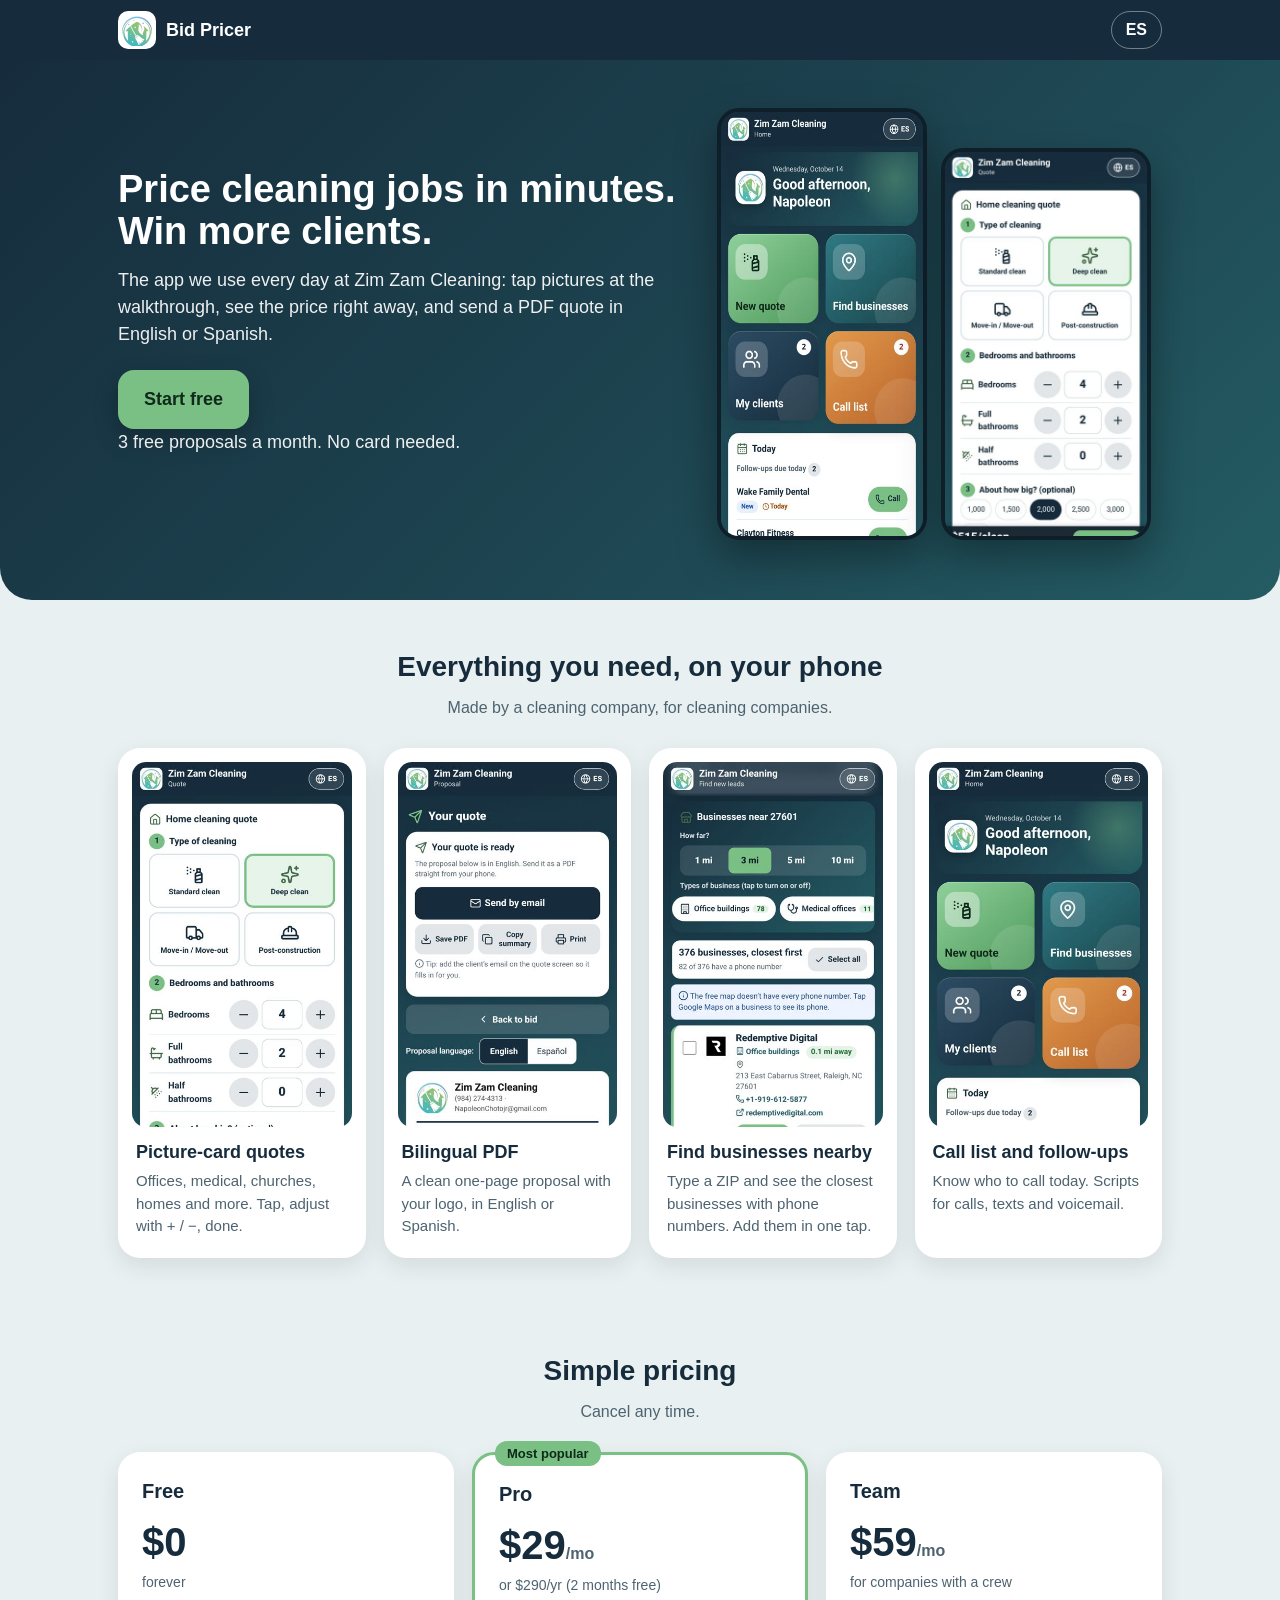
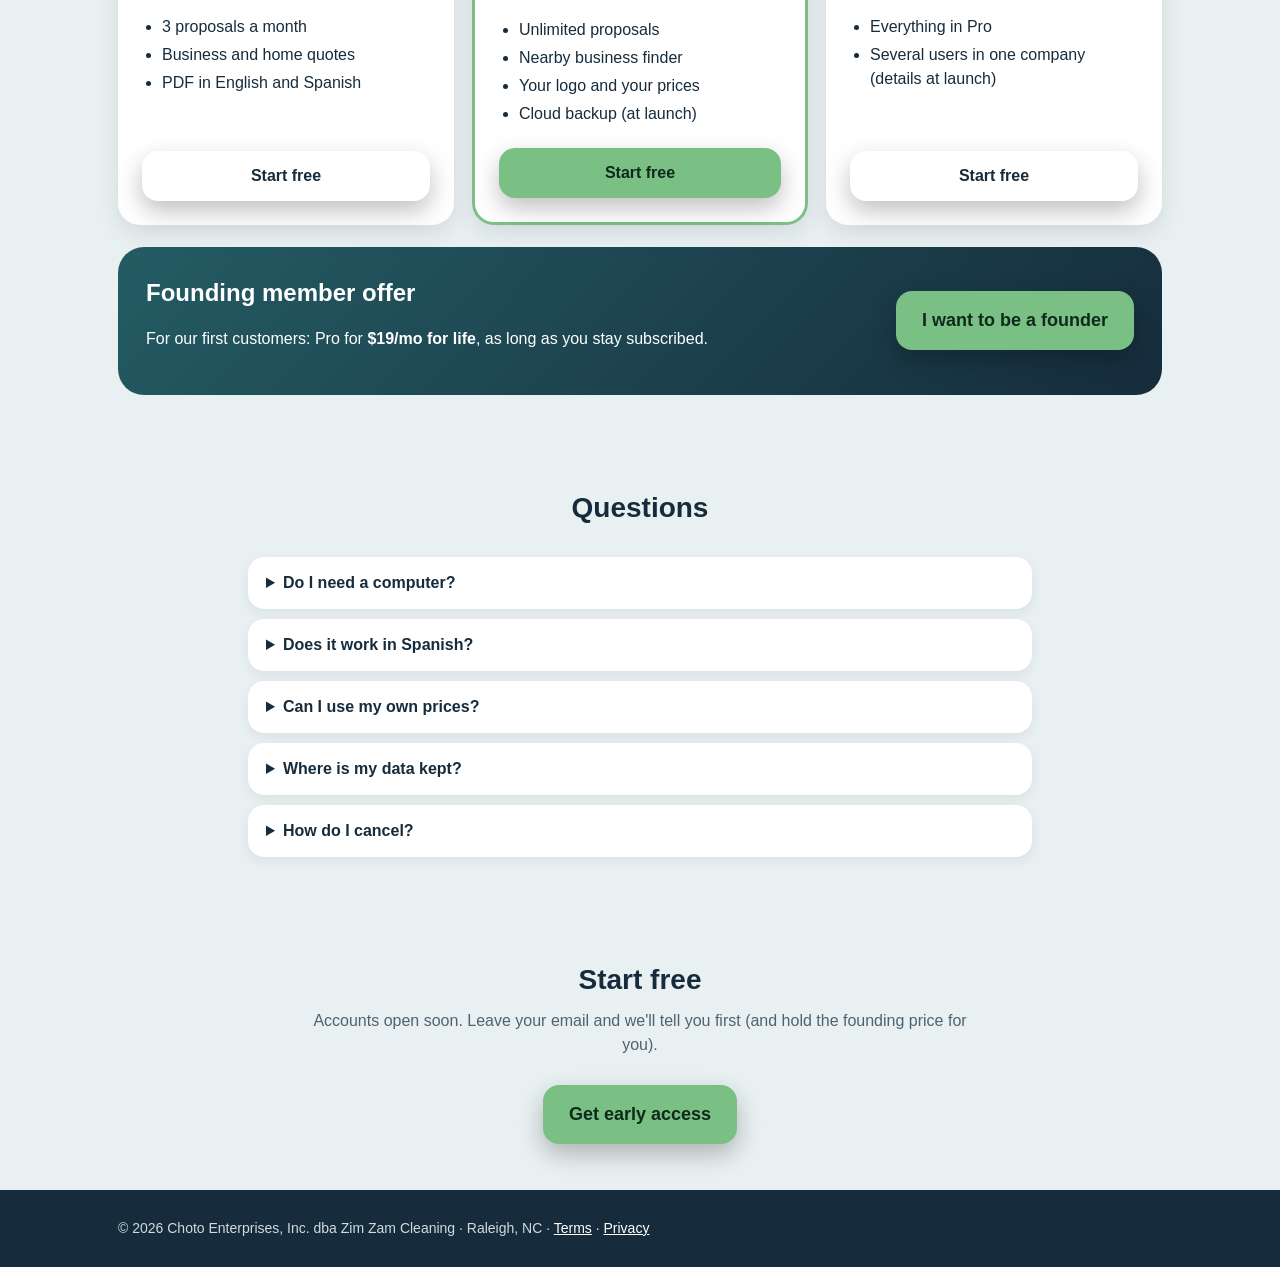
<file: pro/index.html>
<!doctype html><html lang="en"><head><meta charset="utf-8"><meta name="viewport" content="width=device-width,initial-scale=1">
<title>Bid Pricer for cleaning companies · Zim Zam</title><meta name="description" content="Price cleaning jobs at the walkthrough, send a bilingual PDF quote, and find new clients nearby. Made by a cleaning company in Raleigh, NC.">
<meta name="theme-color" content="#162c3c"><link rel="icon" href="../favicon-32.png"><link rel="stylesheet" href="style.css"><script src="lang.js"></script></head><body>
<header class="top"><div class="wrap"><img src="img/logo.png" alt=""><b>Bid Pricer</b><button class="lang" id="lang" aria-label="Español / English">ES</button></div></header>
<div class="hero"><div class="wrap"><div>
<h1 data-es="Cotice limpiezas en minutos. Gane más clientes.">Price cleaning jobs in minutes. Win more clients.</h1>
<p data-es="La app que usamos en Zim Zam Cleaning: toque imágenes en el recorrido, vea el precio al instante y envíe una cotización en PDF en inglés o español.">The app we use every day at Zim Zam Cleaning: tap pictures at the walkthrough, see the price right away, and send a PDF quote in English or Spanish.</p>
<a class="cta" href="#start" data-es="Empezar gratis">Start free</a>
<p class="small" data-es="3 propuestas gratis al mes. Sin tarjeta.">3 free proposals a month. No card needed.</p></div>
<div class="phones"><img src="img/home.jpg" alt="Home screen"><img src="img/quote.jpg" alt="Home cleaning quote"></div></div></div>
<section><div class="wrap"><h2 data-es="Todo lo que necesita en el teléfono">Everything you need, on your phone</h2><p class="sub" data-es="Hecho por una empresa de limpieza, para empresas de limpieza.">Made by a cleaning company, for cleaning companies.</p>
<div class="feats">
<div class="feat"><img src="img/quote.jpg" alt="" loading="lazy"><h3 data-es="Cotizaciones con imágenes">Picture-card quotes</h3><p data-es="Oficinas, consultorios, iglesias, casas y más. Toque, ajuste con + / − y listo.">Offices, medical, churches, homes and more. Tap, adjust with + / −, done.</p></div>
<div class="feat"><img src="img/pdf.jpg" alt="" loading="lazy"><h3 data-es="PDF bilingüe">Bilingual PDF</h3><p data-es="Una propuesta profesional de una página con su logo, en inglés o español.">A clean one-page proposal with your logo, in English or Spanish.</p></div>
<div class="feat"><img src="img/finder.jpg" alt="" loading="lazy"><h3 data-es="Encuentre negocios cerca">Find businesses nearby</h3><p data-es="Escriba un código postal y vea los negocios más cercanos con teléfono. Agréguelos con un toque.">Type a ZIP and see the closest businesses with phone numbers. Add them in one tap.</p></div>
<div class="feat"><img src="img/home.jpg" alt="" loading="lazy"><h3 data-es="Lista de llamadas">Call list and follow-ups</h3><p data-es="Sepa a quién llamar hoy. Guiones para llamadas, mensajes y correos.">Know who to call today. Scripts for calls, texts and voicemail.</p></div>
</div></div></section>
<section id="pricing"><div class="wrap"><h2 data-es="Precios simples">Simple pricing</h2><p class="sub" data-es="Cancele cuando quiera.">Cancel any time.</p>
<div class="plans">
<div class="plan"><h3 data-es="Gratis">Free</h3><div class="price">$0</div><p class="alt" data-es="para siempre">forever</p><ul><li data-es="3 propuestas al mes">3 proposals a month</li><li data-es="Cotizaciones de negocios y casas">Business and home quotes</li><li data-es="PDF en inglés y español">PDF in English and Spanish</li></ul><a class="cta sec" href="#start" data-es="Empezar gratis">Start free</a></div>
<div class="plan pop" data-tag="Most popular" data-es-tag="Más popular"><h3>Pro</h3><div class="price">$29<small data-es="/mes">/mo</small></div><p class="alt" data-es="o $290/año (2 meses gratis)">or $290/yr (2 months free)</p><ul><li data-es="Propuestas ilimitadas">Unlimited proposals</li><li data-es="Buscador de negocios cercanos">Nearby business finder</li><li data-es="Su logo y sus precios">Your logo and your prices</li><li data-es="Respaldo en la nube (al lanzar)">Cloud backup (at launch)</li></ul><a class="cta" href="#start" data-es="Empezar gratis">Start free</a></div>
<div class="plan"><h3 data-es="Equipo">Team</h3><div class="price">$59<small data-es="/mes">/mo</small></div><p class="alt" data-es="para empresas con equipo">for companies with a crew</p><ul><li data-es="Todo lo de Pro">Everything in Pro</li><li data-es="Varios usuarios en una empresa (detalles al lanzar)">Several users in one company (details at launch)</li></ul><a class="cta sec" href="#start" data-es="Empezar gratis">Start free</a></div>
</div>
<div class="founder" style="margin-top:22px"><div><h3 data-es="Oferta de miembro fundador">Founding member offer</h3><p data-es="Para nuestros primeros clientes: Pro por <b>$19/mes de por vida</b>, mientras mantenga su suscripción.">For our first customers: Pro for <b>$19/mo for life</b>, as long as you stay subscribed.</p></div><a class="cta" href="#start" data-es="Quiero ser fundador">I want to be a founder</a></div>
</div></section>
<section id="faq"><div class="wrap" style="max-width:820px"><h2 data-es="Preguntas frecuentes">Questions</h2><p class="sub"></p>
<details><summary data-es="¿Necesito una computadora?">Do I need a computer?</summary><p data-es="No. Funciona en el navegador de su teléfono y se puede instalar como app.">No. It works in your phone's browser and installs like an app.</p></details>
<details><summary data-es="¿Funciona en español?">Does it work in Spanish?</summary><p data-es="Sí. Toda la app y las propuestas en PDF están en inglés y español.">Yes. The whole app and the PDF proposals are in English and Spanish.</p></details>
<details><summary data-es="¿Puedo usar mis propios precios?">Can I use my own prices?</summary><p data-es="Sí. Cambie tarifas, mínimos y extras en Ajustes.">Yes. Change rates, minimums and add-ons in Settings.</p></details>
<details><summary data-es="¿Dónde se guardan mis datos?">Where is my data kept?</summary><p data-es="Hoy, en su teléfono. La copia en la nube llegará con las cuentas. Vea la Política de privacidad.">Today, on your phone. Cloud copies come with accounts. See the Privacy Policy.</p></details>
<details><summary data-es="¿Cómo cancelo?">How do I cancel?</summary><p data-es="Cuando se abran los pagos, podrá cancelar en cualquier momento desde su portal de facturación.">When payments open, you can cancel any time from your billing portal.</p></details>
</div></section>
<section id="start"><div class="wrap" style="text-align:center;max-width:720px"><h2 data-es="Empiece gratis">Start free</h2>
<p class="sub" data-es="Las cuentas abren pronto. Déjenos su correo y le avisamos primero (y le guardamos el precio de fundador).">Accounts open soon. Leave your email and we'll tell you first (and hold the founding price for you).</p>
<a class="cta" href="mailto:NapoleonChotojr@gmail.com?subject=Bid%20Pricer%20early%20access" data-es-href="mailto:NapoleonChotojr@gmail.com?subject=Acceso%20anticipado%20Bid%20Pricer" data-es="Pedir acceso anticipado">Get early access</a></div></section>
<footer><div class="wrap">© 2026 Choto Enterprises, Inc. dba Zim Zam Cleaning · Raleigh, NC · <a href="terms.html" data-es="Términos">Terms</a> · <a href="privacy.html" data-es="Privacidad">Privacy</a></div></footer>
<script>document.addEventListener('DOMContentLoaded',function(){var p=document.querySelector('.plan.pop');var t=function(){p.setAttribute('data-tag',document.documentElement.lang==='es'?p.dataset.esTag:'Most popular')};t();document.getElementById('lang').addEventListener('click',function(){setTimeout(t,0)})})</script>
</body></html>
</file>
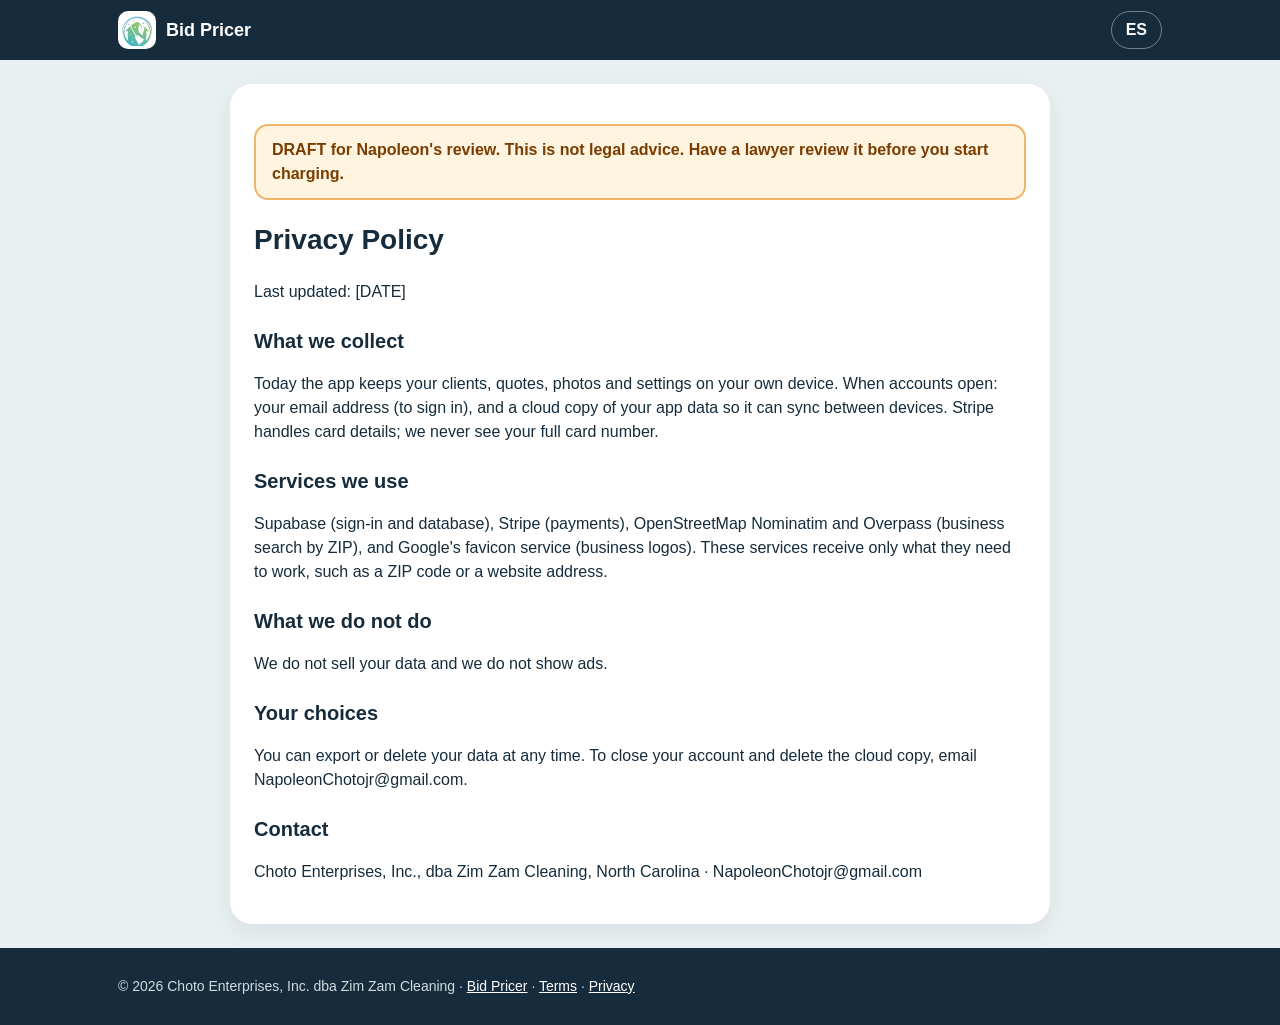
<file: pro/privacy.html>
<!doctype html><html lang="en"><head><meta charset="utf-8"><meta name="viewport" content="width=device-width,initial-scale=1"><title>Privacy Policy</title><link rel="stylesheet" href="style.css"><script src="lang.js"></script><style>.doc h2{text-align:left;font-size:20px;margin-top:22px}</style></head><body>
<header class="top"><div class="wrap"><img src="img/logo.png" alt=""><b><a href="./" style="color:#fff;text-decoration:none">Bid Pricer</a></b><button class="lang" id="lang">ES</button></div></header>
<div class="wrap"><div class="doc"><p class="draft" data-es="BORRADOR para revisión de Napoleon. No es asesoría legal. Haga que un abogado lo revise antes de cobrar.">DRAFT for Napoleon's review. This is not legal advice. Have a lawyer review it before you start charging.</p>
<h1 data-es="Política de privacidad">Privacy Policy</h1><p data-es="Última actualización: [FECHA]">Last updated: [DATE]</p><h2 data-es="Qué recopilamos">What we collect</h2><p data-es="Hoy la app guarda sus clientes, cotizaciones, fotos y ajustes en su propio dispositivo. Cuando abran las cuentas: su correo (para iniciar sesión) y una copia en la nube de sus datos para sincronizar entre dispositivos. Stripe maneja los datos de su tarjeta; nunca vemos su número completo.">Today the app keeps your clients, quotes, photos and settings on your own device. When accounts open: your email address (to sign in), and a cloud copy of your app data so it can sync between devices. Stripe handles card details; we never see your full card number.</p><h2 data-es="Servicios que usamos">Services we use</h2><p data-es="Supabase (inicio de sesión y base de datos), Stripe (pagos), OpenStreetMap Nominatim y Overpass (búsqueda de negocios por código postal) y el servicio de íconos de Google (logos). Estos servicios reciben solo lo necesario, como un código postal o la dirección de un sitio web.">Supabase (sign-in and database), Stripe (payments), OpenStreetMap Nominatim and Overpass (business search by ZIP), and Google&apos;s favicon service (business logos). These services receive only what they need to work, such as a ZIP code or a website address.</p><h2 data-es="Lo que no hacemos">What we do not do</h2><p data-es="No vendemos sus datos y no mostramos anuncios.">We do not sell your data and we do not show ads.</p><h2 data-es="Sus opciones">Your choices</h2><p data-es="Puede exportar o borrar sus datos en cualquier momento. Para cerrar su cuenta y borrar la copia en la nube, escriba a NapoleonChotojr@gmail.com.">You can export or delete your data at any time. To close your account and delete the cloud copy, email NapoleonChotojr@gmail.com.</p><h2 data-es="Contacto">Contact</h2><p data-es="Choto Enterprises, Inc., dba Zim Zam Cleaning, Carolina del Norte · NapoleonChotojr@gmail.com">Choto Enterprises, Inc., dba Zim Zam Cleaning, North Carolina · NapoleonChotojr@gmail.com</p></div></div>
<footer><div class="wrap">© 2026 Choto Enterprises, Inc. dba Zim Zam Cleaning · <a href="./">Bid Pricer</a> · <a href="terms.html" data-es="Términos">Terms</a> · <a href="privacy.html" data-es="Privacidad">Privacy</a></div></footer></body></html>
</file>
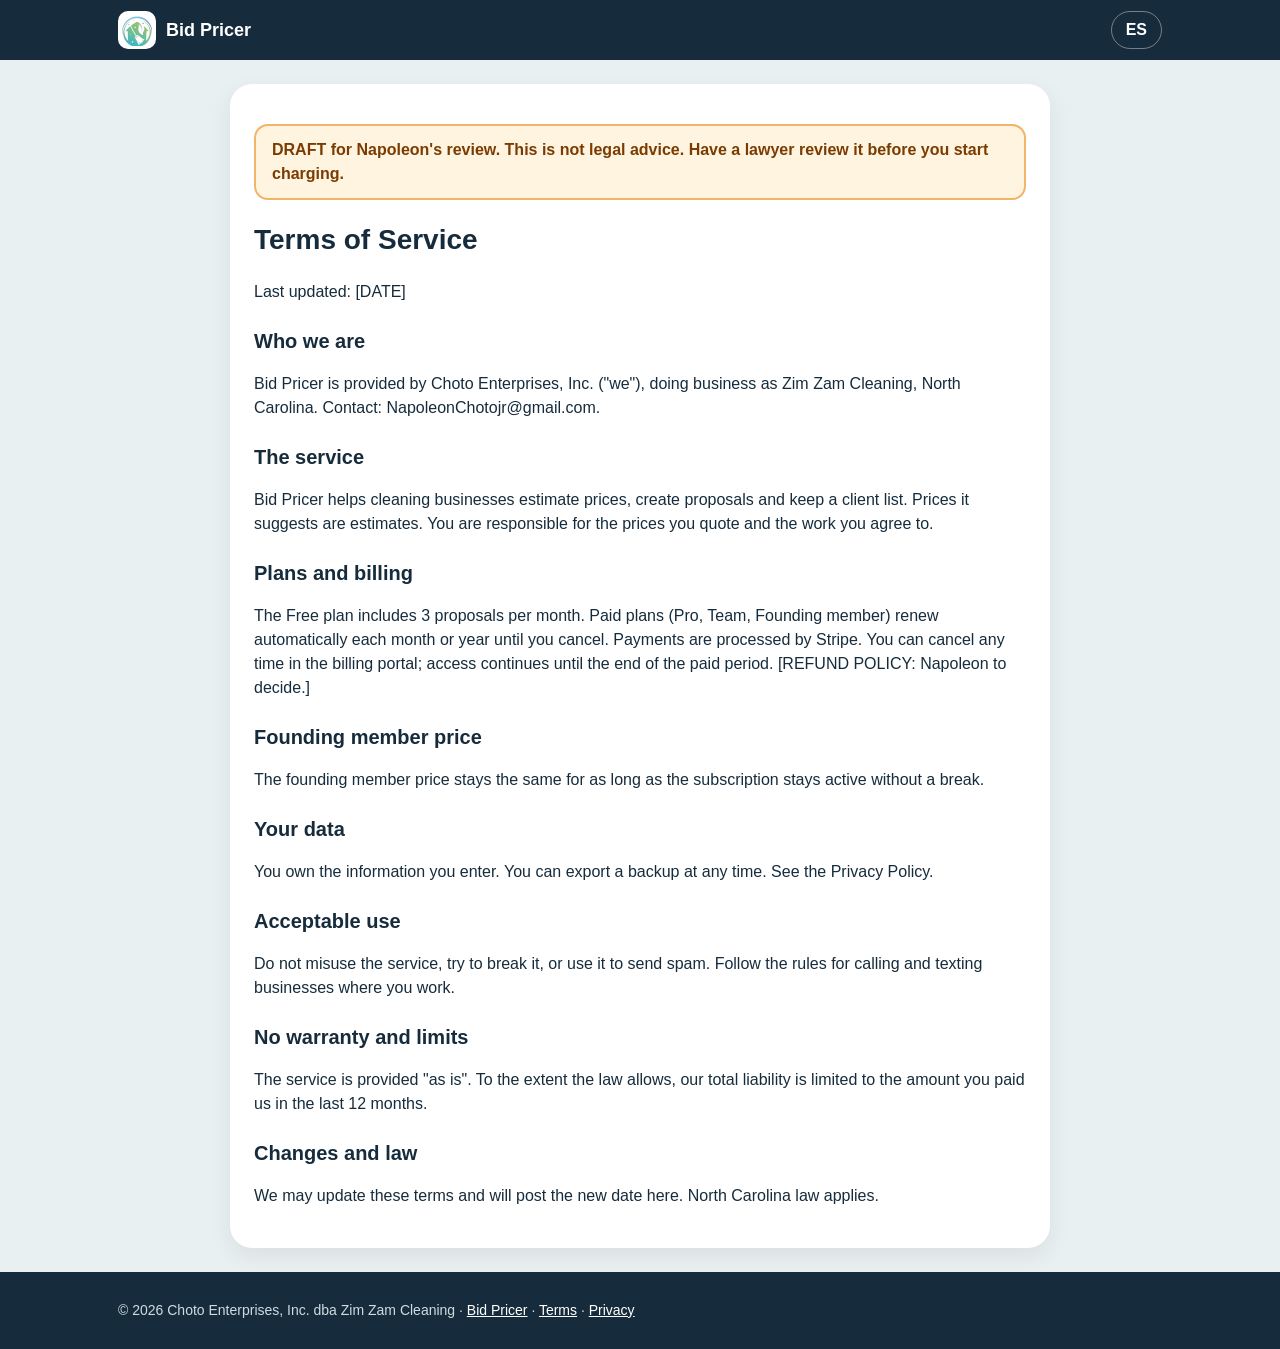
<file: pro/terms.html>
<!doctype html><html lang="en"><head><meta charset="utf-8"><meta name="viewport" content="width=device-width,initial-scale=1"><title>Terms of Service</title><link rel="stylesheet" href="style.css"><script src="lang.js"></script><style>.doc h2{text-align:left;font-size:20px;margin-top:22px}</style></head><body>
<header class="top"><div class="wrap"><img src="img/logo.png" alt=""><b><a href="./" style="color:#fff;text-decoration:none">Bid Pricer</a></b><button class="lang" id="lang">ES</button></div></header>
<div class="wrap"><div class="doc"><p class="draft" data-es="BORRADOR para revisión de Napoleon. No es asesoría legal. Haga que un abogado lo revise antes de cobrar.">DRAFT for Napoleon's review. This is not legal advice. Have a lawyer review it before you start charging.</p>
<h1 data-es="Términos de servicio">Terms of Service</h1><p data-es="Última actualización: [FECHA]">Last updated: [DATE]</p><h2 data-es="Quiénes somos">Who we are</h2><p data-es="Bid Pricer es ofrecido por Choto Enterprises, Inc. (&quot;nosotros&quot;), que opera como Zim Zam Cleaning, Carolina del Norte. Contacto: NapoleonChotojr@gmail.com.">Bid Pricer is provided by Choto Enterprises, Inc. (&quot;we&quot;), doing business as Zim Zam Cleaning, North Carolina. Contact: NapoleonChotojr@gmail.com.</p><h2 data-es="El servicio">The service</h2><p data-es="Bid Pricer ayuda a empresas de limpieza a estimar precios, crear propuestas y llevar una lista de clientes. Los precios sugeridos son estimados. Usted es responsable de los precios que cotiza y del trabajo que acepta.">Bid Pricer helps cleaning businesses estimate prices, create proposals and keep a client list. Prices it suggests are estimates. You are responsible for the prices you quote and the work you agree to.</p><h2 data-es="Planes y pagos">Plans and billing</h2><p data-es="El plan Gratis incluye 3 propuestas al mes. Los planes de pago (Pro, Equipo, Miembro fundador) se renuevan automáticamente cada mes o año hasta que cancele. Los pagos los procesa Stripe. Puede cancelar en cualquier momento en el portal de facturación; el acceso sigue hasta el final del período pagado. [POLÍTICA DE REEMBOLSO: la decide Napoleon.]">The Free plan includes 3 proposals per month. Paid plans (Pro, Team, Founding member) renew automatically each month or year until you cancel. Payments are processed by Stripe. You can cancel any time in the billing portal; access continues until the end of the paid period. [REFUND POLICY: Napoleon to decide.]</p><h2 data-es="Precio de miembro fundador">Founding member price</h2><p data-es="El precio de miembro fundador se mantiene mientras la suscripción siga activa sin interrupción.">The founding member price stays the same for as long as the subscription stays active without a break.</p><h2 data-es="Sus datos">Your data</h2><p data-es="Usted es dueño de la información que ingresa. Puede exportar un respaldo en cualquier momento. Vea la Política de privacidad.">You own the information you enter. You can export a backup at any time. See the Privacy Policy.</p><h2 data-es="Uso aceptable">Acceptable use</h2><p data-es="No haga mal uso del servicio, no intente dañarlo ni lo use para enviar spam. Respete las reglas para llamar y enviar mensajes a negocios donde trabaja.">Do not misuse the service, try to break it, or use it to send spam. Follow the rules for calling and texting businesses where you work.</p><h2 data-es="Sin garantía y límites">No warranty and limits</h2><p data-es="El servicio se ofrece &quot;tal cual&quot;. En la medida que la ley lo permita, nuestra responsabilidad total se limita a lo que nos pagó en los últimos 12 meses.">The service is provided &quot;as is&quot;. To the extent the law allows, our total liability is limited to the amount you paid us in the last 12 months.</p><h2 data-es="Cambios y ley aplicable">Changes and law</h2><p data-es="Podemos actualizar estos términos y publicaremos la nueva fecha aquí. Se aplica la ley de Carolina del Norte.">We may update these terms and will post the new date here. North Carolina law applies.</p></div></div>
<footer><div class="wrap">© 2026 Choto Enterprises, Inc. dba Zim Zam Cleaning · <a href="./">Bid Pricer</a> · <a href="terms.html" data-es="Términos">Terms</a> · <a href="privacy.html" data-es="Privacidad">Privacy</a></div></footer></body></html>
</file>
<file: pro/style.css>
:root{--navy:#162c3c;--teal:#245c64;--green:#7ac085;--ink:#162c3c;--mut:#4d6370;--bg:#e9f0f1}
*{box-sizing:border-box}body{margin:0;font:16px/1.5 -apple-system,BlinkMacSystemFont,"Segoe UI",Roboto,Helvetica,Arial,sans-serif;color:var(--ink);background:var(--bg)}
a{color:var(--teal)}.wrap{max-width:1080px;margin:0 auto;padding:0 18px}
header.top{background:var(--navy);color:#fff;position:sticky;top:0;z-index:5}header.top .wrap{display:flex;align-items:center;gap:10px;height:60px}
header.top img{width:38px;height:38px;border-radius:10px;background:#fff;padding:3px}header.top b{font-size:18px;flex:1}
.lang{border:1px solid rgba(255,255,255,.4);background:transparent;color:#fff;border-radius:20px;padding:6px 14px;font:inherit;font-weight:600;cursor:pointer}
.hero{background:linear-gradient(135deg,#162c3c,#1d4450 55%,#245c64);color:#fff;padding:48px 0 60px;border-radius:0 0 32px 32px;overflow:hidden}
.hero .wrap{display:grid;gap:30px;align-items:center}@media(min-width:820px){.hero .wrap{grid-template-columns:1.1fr .9fr}}
.hero h1{font-size:38px;line-height:1.1;margin:0 0 14px}.hero p{font-size:18px;opacity:.92;margin:0 0 22px}
.cta{display:inline-block;background:var(--green);color:#0f2a1a;font-weight:700;font-size:18px;padding:16px 26px;border-radius:16px;text-decoration:none;box-shadow:0 10px 24px rgba(0,0,0,.25);transition:transform .15s}.cta:active{transform:scale(.96)}
.cta.sec{background:#fff;color:var(--navy)}.small{font-size:14px;opacity:.85;margin-top:10px}
.phones{display:flex;gap:14px;justify-content:center}.phones img{width:46%;max-width:220px;border-radius:22px;box-shadow:0 18px 40px rgba(0,0,0,.35);border:4px solid #0f1f2a}.phones img:last-child{margin-top:40px}
section{padding:46px 0}h2{font-size:28px;margin:0 0 8px;text-align:center}.sub{text-align:center;color:var(--mut);margin:0 0 28px}
.feats{display:grid;gap:18px}@media(min-width:760px){.feats{grid-template-columns:repeat(4,1fr)}}
.feat{background:#fff;border-radius:22px;padding:14px;box-shadow:0 8px 22px rgba(22,44,60,.1)}.feat img{width:100%;border-radius:14px;display:block;aspect-ratio:9/15;object-fit:cover;object-position:top}
.feat h3{margin:12px 4px 4px;font-size:18px}.feat p{margin:0 4px 6px;color:var(--mut);font-size:15px}
.plans{display:grid;gap:18px}@media(min-width:760px){.plans{grid-template-columns:repeat(3,1fr)}}
.plan{background:#fff;border-radius:22px;padding:24px;box-shadow:0 8px 22px rgba(22,44,60,.1);display:flex;flex-direction:column}
.plan.pop{border:3px solid var(--green);position:relative}.plan.pop:before{content:attr(data-tag);position:absolute;top:-14px;left:20px;background:var(--green);color:#0f2a1a;font-weight:700;font-size:13px;padding:3px 12px;border-radius:12px}
.plan h3{margin:0;font-size:20px}.price{font-size:40px;font-weight:800;margin:6px 0 0}.price small{font-size:16px;font-weight:600;color:var(--mut)}.alt{color:var(--mut);font-size:14px;margin:0 0 12px}
.plan ul{padding-left:20px;margin:6px 0 18px;flex:1}.plan li{margin:4px 0}.plan .cta{text-align:center;font-size:16px;padding:13px}
.founder{background:linear-gradient(135deg,#245c64,#162c3c);color:#fff;border-radius:26px;padding:28px;display:grid;gap:16px;align-items:center}@media(min-width:760px){.founder{grid-template-columns:1fr auto}}
.founder h3{margin:0 0 6px;font-size:24px}.founder .price{color:var(--green)}
details{background:#fff;border-radius:16px;padding:14px 18px;margin:0 0 10px;box-shadow:0 4px 12px rgba(22,44,60,.07)}summary{font-weight:700;cursor:pointer}details p{margin:8px 0 0;color:var(--mut)}
footer{background:var(--navy);color:#cfdbe0;padding:28px 0;font-size:14px}footer a{color:#fff}
.doc{background:#fff;border-radius:22px;padding:24px;margin:24px auto;max-width:820px;box-shadow:0 8px 22px rgba(22,44,60,.08)}.doc h1{font-size:28px}.draft{background:#fff4e0;color:#7a3c00;border:2px solid #f0b46a;border-radius:14px;padding:12px 16px;font-weight:600}
@media(max-width:759px){.feat img{aspect-ratio:4/3}.feats{grid-template-columns:1fr 1fr}.feat h3{font-size:16px}.feat p{font-size:14px}}
</file>
